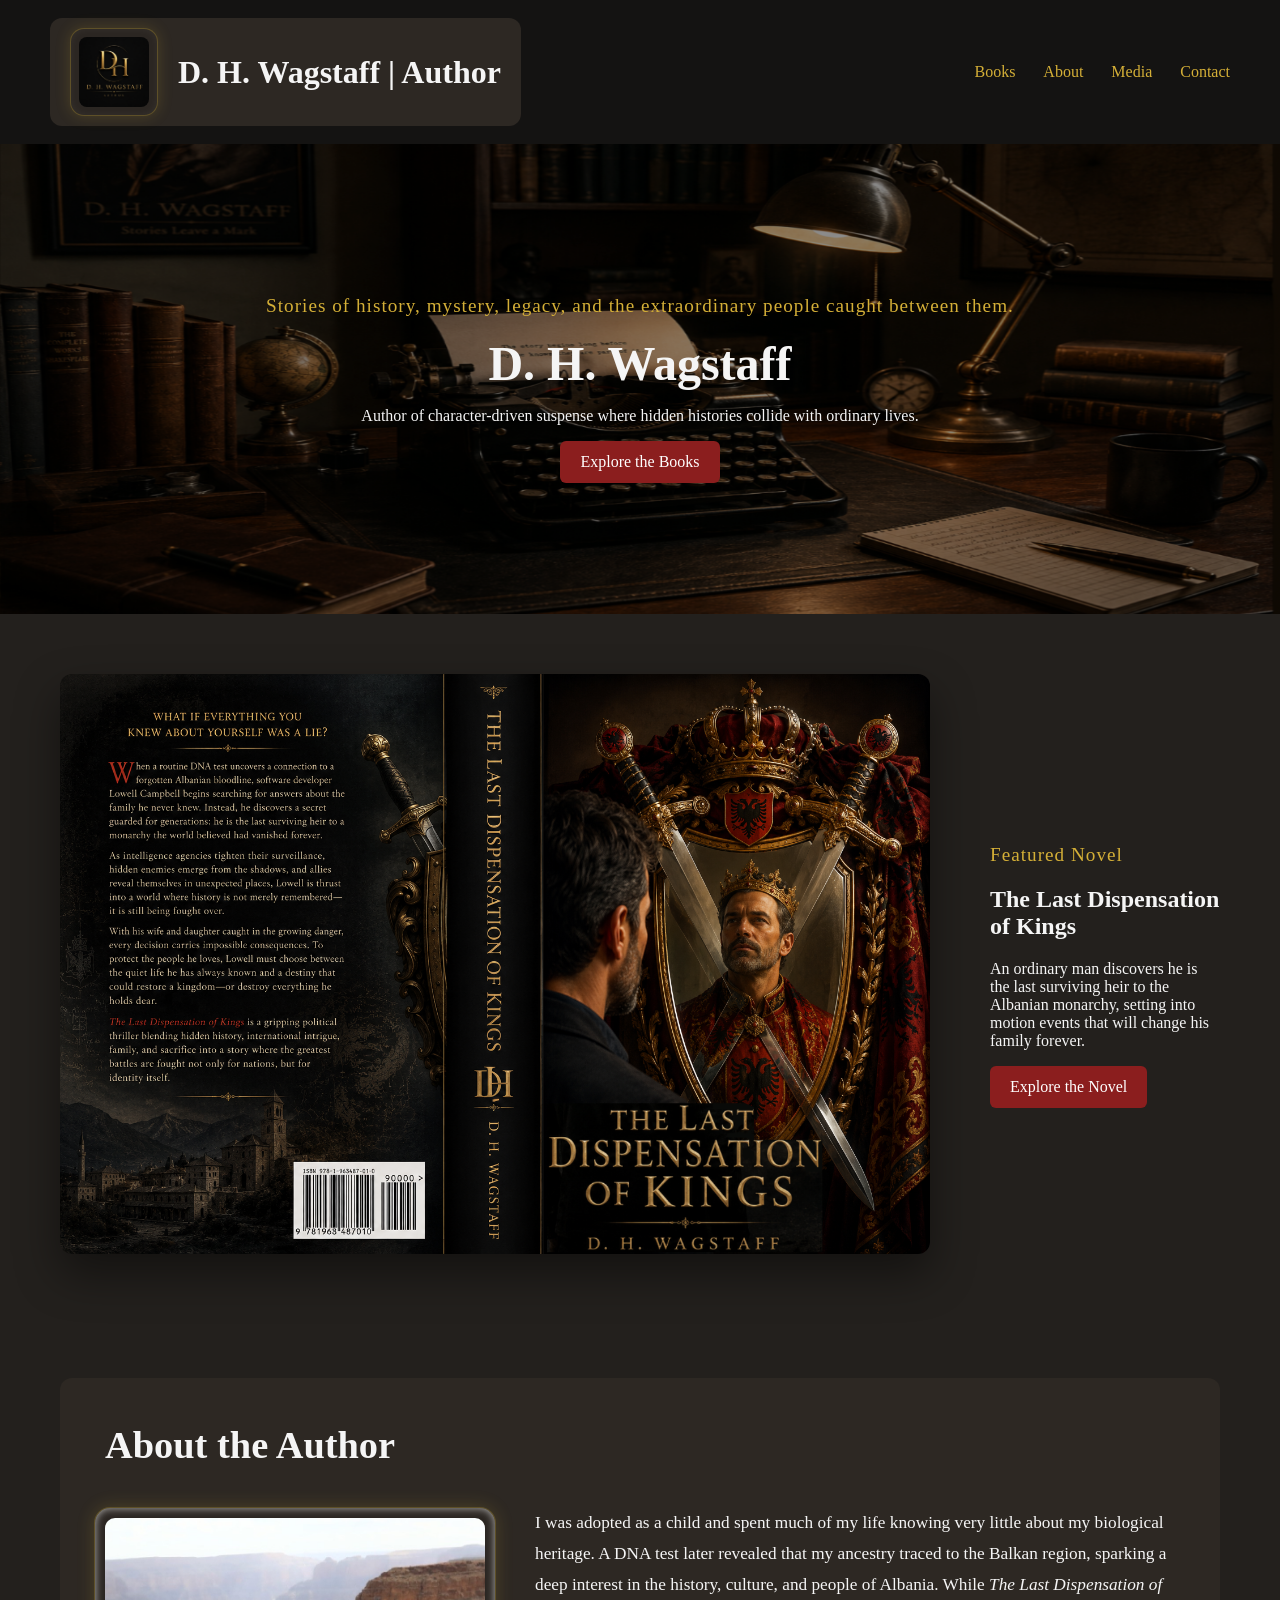
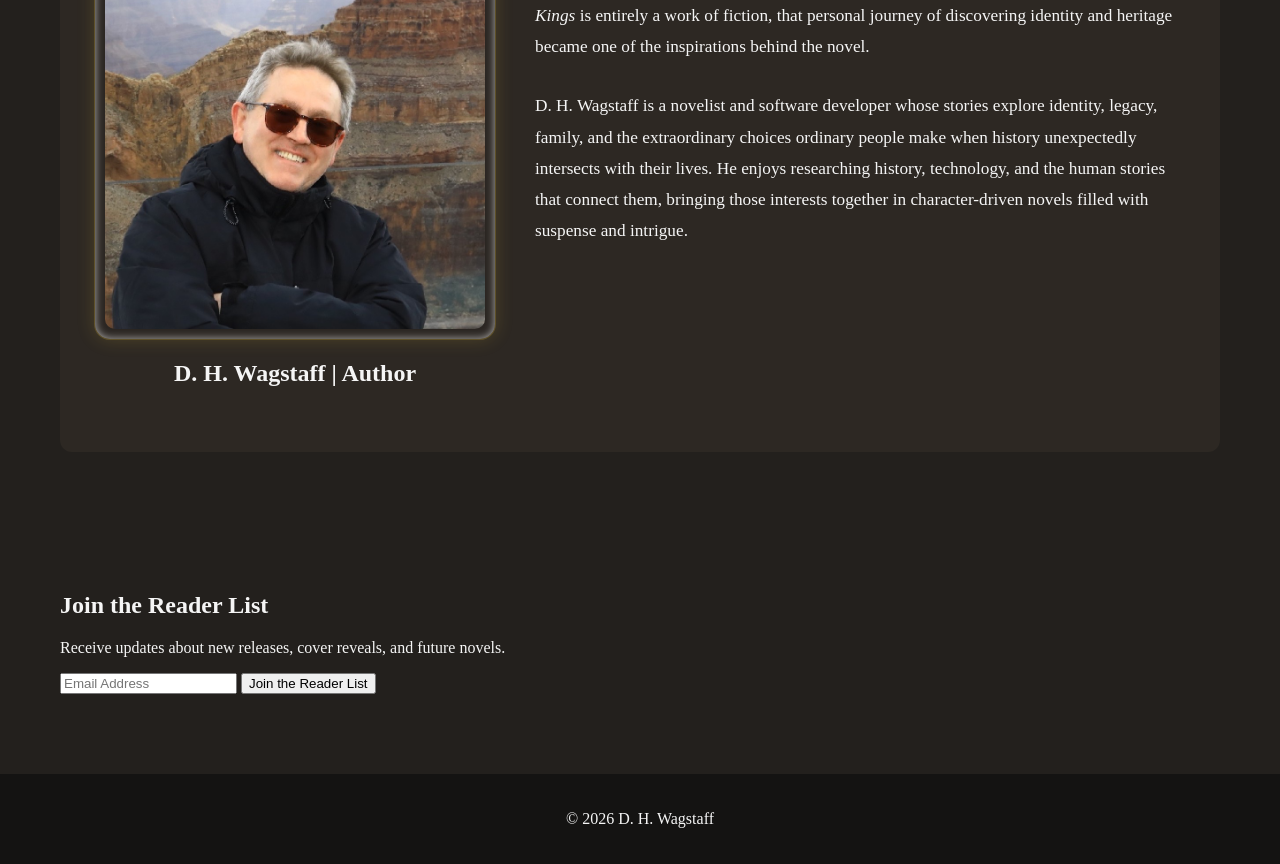
<file: index.html>
<!DOCTYPE html>
<html lang="en">
<head>
<meta charset="UTF-8">
<meta name="viewport" content="width=device-width, initial-scale=1.0">
<title>D. H. Wagstaff | Author</title>

<link rel="stylesheet" href="assets/css/styles.css">
</head>

<body>

<header class="site-header">

	 <div class="branding">
    	<div class="logo-frame">

        	<img
            	src="assets/images/DHWagstaffAuthorLogo.PNG"
            	alt="D. H. Wagstaff Logo"
            	class="logo">
    	</div>

    	<h1>D. H. Wagstaff | Author</h1>

	</div>

    <nav>

        <a href="books.html">Books</a>
        <a href="about.html">About</a>
        <a href="media.html">Media</a>
        <a href="contact.html">Contact</a>

    </nav>

</header>

<section class="hero">

    <div class="hero-overlay"></div>

    <div class="hero-text">

        <p class="tagline">
            Stories of history, mystery, legacy, and the extraordinary people
            caught between them.
        </p>

        <h2>D. H. Wagstaff</h2>

        <p>
            Author of character-driven suspense where hidden histories collide
            with ordinary lives.
        </p>

        <a class="button" href="#featured-book">
            Explore the Books
        </a>

    </div>

</section>


<section id="featured-book" class="featured-book">

    <div class="book-cover">
        <img
            src="assets/images/TheLastDispensationOfKingsBookCoverFrontBack.png"
            alt="The Last Dispensation of Kings book cover">
    </div>

    <div class="book-info">
        <p class="tagline">Featured Novel</p>

        <h2>The Last Dispensation of Kings</h2>

        <p>
            An ordinary man discovers he is the last surviving heir to the
            Albanian monarchy, setting into motion events that will change his
            family forever.
        </p>

        <a class="button" href="books/last-dispensation-of-kings.html">
            Explore the Novel
        </a>
    </div>

</section>


<section id="about">
<div class="about-section">
    <h2>About the Author</h2>
    <div class="about-layout">
        <div class="author-identity">
            <div class="profile-frame">
                <img
                    src="assets/images/AuthorProfile.png"
                    alt="D. H. Wagstaff"
                    class="profile-image">
            </div>
			
            <h2>D. H. Wagstaff | Author</h2>
        </div>
        <div class="author-text">
            <p>
                I was adopted as a child and spent much of my life knowing very
                little about my biological heritage. A DNA test later revealed
                that my ancestry traced to the Balkan region, sparking a deep
                interest in the history, culture, and people of Albania. While
                <em>The Last Dispensation of Kings</em> is entirely a work of
                fiction, that personal journey of discovering identity and
                heritage became one of the inspirations behind the novel.
            </p>
            <p>
                D. H. Wagstaff is a novelist and software developer whose stories
                explore identity, legacy, family, and the extraordinary choices
                ordinary people make when history unexpectedly intersects with
                their lives. He enjoys researching history, technology, and the
                human stories that connect them, bringing those interests together
                in character-driven novels filled with suspense and intrigue.
            </p>
        </div>
    </div>
</div>
</section>

<section id="newsletter">

    <h2>Join the Reader List</h2>

    <p>
        Receive updates about new releases, cover reveals,
        and future novels.
    </p>

    <form id="newsletterForm">

        <input
            id="email"
            type="email"
            placeholder="Email Address"
            required>

        <button id="joinButton" type="submit">

            Join the Reader List

        </button>

    </form>

    <p id="statusMessage"></p>

</section>


<footer>

    <p>

        © 2026 D. H. Wagstaff

    </p>

</footer>

<script src="assets/js/newsletter.js"></script>

</body>
</html>
</file>
<file: assets/css/styles.css>
body {
    margin: 0;
    font-family: Georgia, serif;
    background: #23201d;
    color: #f5f5f5;
}

.site-header {
    display: flex;
    justify-content: space-between;
    align-items: center;
    padding: 18px 50px;
    background: #141312;
    color: #f5f5f5;
}

.branding {
    display: flex;
    align-items: center;
    gap: 20px;

    background: #2d2823; 
    padding: 10px 20px; 
    border-radius: 12px; 
}

.logo-frame {
    padding: 8px;
    border-radius: 14px;
    width: auto;
    background: #2b2622;
    border: 1px solid rgba(212,175,55,.30);

    box-shadow:
        0 0 15px rgba(212,175,55,.20),
        inset 0 0 8px rgba(255,255,255,.05);
}

.logo {
    display: block;
    height: 70px;
    width: auto;
    border-radius: 8px;
}

nav a {
    color: #d4af37;
    text-decoration: none;
    margin-left: 24px;
}

nav a:hover {
    color: #f5f5f5;
}

.hero {
    position: relative;
    height: 350px;
    background-image: url("../images/writers-desk.png");
    background-size: cover;
    background-position: center;
    background-repeat: no-repeat;

    display: flex;
    align-items: center;
    justify-content: center;
    text-align: center;
}

.hero-overlay {
    position: absolute;
    inset: 0;
    background: rgba(0, 0, 0, 0.45);
}

.hero-text {
    position: relative;
    z-index: 1;
    max-width: 850px;
    padding: 40px;
    color: #f5f5f5;
}

.hero-text h2 {
    font-size: 3rem;
    margin: 15px 0;
}

.tagline {
    color: #d4af37;
    font-size: 1.2rem;
    letter-spacing: 1px;
}

@media(max-width:800px) {
    .hero {
        height: 500px;
        padding: 20px;
    }

    .hero-text h2 {
        font-size: 2rem;
    }
}

.button {
    display: inline-block;
    padding: 12px 20px;
    background: #8b1e1e;
    color: #fff;
    text-decoration: none;
    border-radius: 6px;
}

section {
    padding: 60px;
}

footer {
    text-align: center;
    padding: 20px;
    background: #141312;
}

@media(max-width:800px) {
    .site-header {
        flex-direction: column;
        gap: 20px;
        padding: 20px;
    }

    nav a {
        margin-left: 12px;
        margin-right: 12px;
    }

    .logo {
        height: 55px;
    }

    .hero-image img {
        height: 360px;
    }

    section {
        padding: 35px 20px;
    }
}

.featured-book {
    display: grid;
    grid-template-columns: 75% 1fr;
    gap: 60px;
    align-items: center;
    max-width: 1250px;
    margin: 0 auto;
}

.book-cover img {
    width: 100%;
    border-radius: 12px;
    box-shadow: 0 20px 45px rgba(0,0,0,.45);
}

.book-info {
    text-align: left;
}

@media(max-width:800px) {
    .featured-book {
        grid-template-columns: 1fr;
        text-align: center;
    }

    .book-info {
        text-align: center;
    }

    .book-cover {
        max-width: 480px;
        margin: 0 auto;
    }
}

.profile-image {
    display: block;
    width: 100%;
    height: auto;
    max-height: 520px;
    object-fit: cover;
    border-radius: 10px;
}

.logo-frame {
    padding: 8px;
    border-radius: 14px;
    width: auto;
    background: #2b2622;
    border: 1px solid rgba(212,175,55,.30);

    box-shadow:
        0 0 15px rgba(212,175,55,.20),
        inset 0 0 8px rgba(255,255,255,.05);
}

.author-header {
    display: flex;
    align-items: center;
    gap: 25px;
    margin-bottom: 35px;
}

.author-text {
    max-width: 100%;
    line-height: 1.8;
    font-size: 1.08rem;
}

.author-text p {
    margin-top: 0;
    margin-bottom: 28px;
}

.author-text p:last-child {
    margin-bottom: 0;
}

.about-section {
    max-width: 1250px;
    margin: 0 auto;
    padding: 45px;
    background: #2d2823;
    border-radius: 12px;
}

.about-section > h2 {
    margin-top: 0;
    margin-bottom: 40px;
    align-items: center;
    font-size: 2.4rem;
}

.about-layout {
    display: grid;
    grid-template-columns: 380px 1fr;
    gap: 50px;
    align-items: start;
}

.author-identity {
    display: flex;
    flex-direction: column;
    align-items: center;
}

.author-identity h1 {
    margin: 24px 0 0;
    font-size: 1.8rem;
    line-height: 1.3;
}

.author-identity h1 span {
    display: block;
    margin-top: 5px;
    color: #d4af37;
    font-size: 1.05rem;
    font-weight: normal;
}

@media (max-width: 800px) {
    .about-section {
        padding: 30px 20px;
    }
}

.profile-frame {
    width: 100%;
    padding: 10px;
    background: #2b2622;
    border: 1px solid rgba(212, 175, 55, 0.30);
    border-radius: 16px;
    box-shadow:
        0 0 18px rgba(212, 175, 55, 0.20),
        inset 0 0 8px rgba(255, 255, 255, 0.65);
}

#statusMessage {

    margin-top:20px;

    color:#d4af37;

    font-style:italic;

}
</file>
